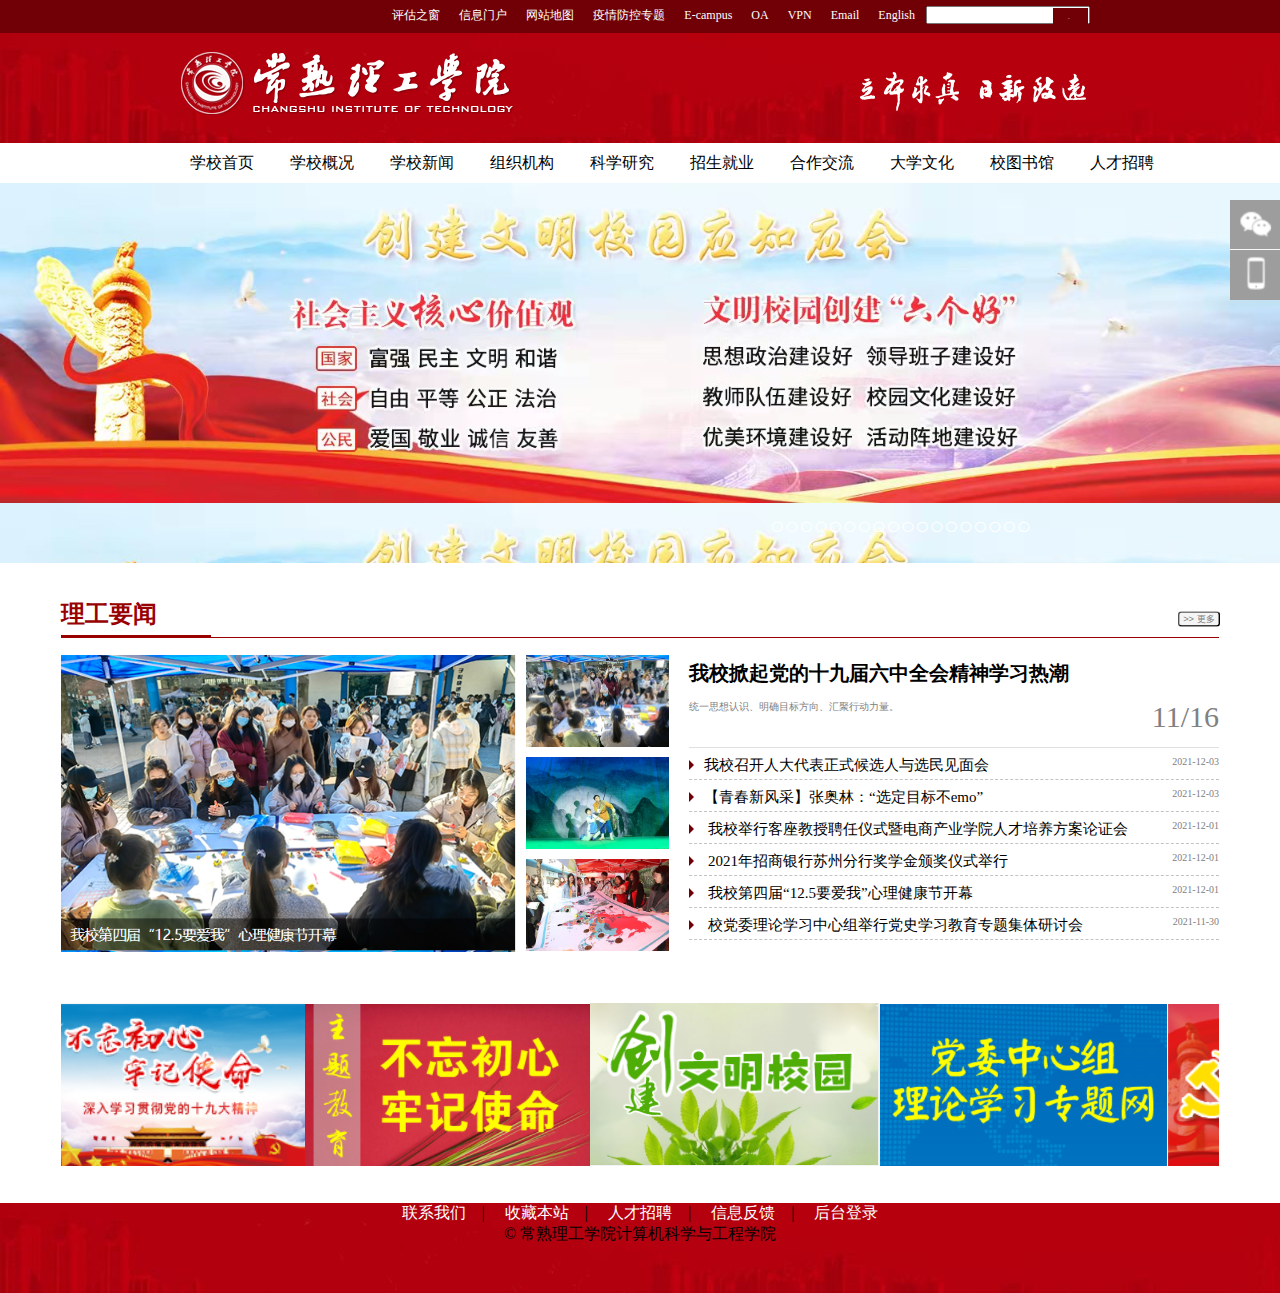
<file: index.html>
<!DOCTYPE html>
<html>
<head>
	<title>常熟理工学院</title>
	<link rel="stylesheet" type="text/css" href="CSS/homepage.css">
    <script type="text/javascript">    	
    	function $(id){return document.getElementById(id);}    	
    	function change(path){
    	   	$("banner").style.backgroundImage="url("+path+")";
    	}
    	var imgs=["image/1.jpg","image/2.jpg","image/3.jpg","image/4.jpg","image/5.jpg","image/6.jpg","image/7.jpg","image/8.jpg","image/9.jpg","image/10.jpg","image/11.jpg","image/12.jpg","image/13.jpg","image/14.jpg","image/15.jpg","image/16.jpg","image/17.jpg","image/18.jpg"];
    	var count=1;
    	function switch1(){    		   		
    		$("banner").style.backgroundImage="url("+imgs[count]+")";
    		count+=1;
    		if(count>16){
    			count=0;
    		}
    	}
    	setInterval("switch1()",3000);
    	var count2=1;
    	var i=2;
    	var imgs2=["image/cc1.png","image/cc2.png","image/cc3.png"]
    	function switch2(){    		   		
    		$("content_l").style.backgroundImage="url("+imgs2[count2]+")";
    		// var name="cen"+i;
    		// $(name).style.border="3px solid rgb(112,0,5)";
    		if(i=3)
    			i=1;
    		count2+=1;
    		i+=1;
    		if(count2>2){
    			count2=0;
    		}
    	}
    	setInterval("switch2()",3000);
    	function func(x)
    	{
    		var name="cen"+x;
    		$(name).style.border="3px solid rgb(112,0,5)";
    		$("content_l").style.backgroundImage="url("+"image/cc"+""+x+".png)";
    	}
    	function func1(x)
    	{
    		var name="cen"+x;
    		$(name).style.border="none";
    	}
    	var left1=0;    	
    	function hMove(id,speed){    		
    		var w=$(id).parentNode.offsetWidth;//offsetWidth=width+padding+(border-width)
    		/*或者：
    		var str=window.getComputedStyle($(id).parentNode,null).width;
    		var w=parseInt(str.substring(0,str.indexOf("p")));*/
    		if(2760+left1<=w){
    			left1=w-1380;
    		}
    		left1+=speed;
    		$(id).style.left=left1+"px";
    	}    	
    	//开始移动
    	var timer=window.setInterval("hMove('gallery',-1)",20);	
    	function run(){timer=window.setInterval("hMove('gallery',-1)",20);}
    	function stop(){window.clearInterval(timer);}
    	function float(id){$(id).style.display="block";}
    	function cl(id){$(id).style.display="none";}
    </script>
</head>
<body>
	<div id="topbar">
		<div id="topbar_l">
			<a href="http://shpg.cslg.edu.cn/">评估之窗</a>
			<a href="https://cas.cslg.edu.cn/cas/login?service=https%3A%2F%2Fcas.cslg.edu.cn%2F">信息门户</a>
			<a href="https://www.cslg.edu.cn/html/sitemap.html">网站地图</a>
			<a href="https://news.cslg.edu.cn/t/yqfk">疫情防控专题</a>
			<a href="https://ecampus.cslg.edu.cn/">E-campus</a>
			<a href="http://zyoa.cslg.edu.cn/seeyon/index.jsp">OA</a>
			<a href="https://vpn.cslg.edu.cn/por/login_psw.csp?rnd=0.9325765674307109#https%3A%2F%2Fvpn.cslg.edu.cn%2F">VPN</a>
			<a href="https://mail.cslg.edu.cn/">Email</a>
			<a href="https://en.cslg.edu.cn/">English</a>
		</div>
            <div id="search">
                    <input  type="text" style="width:160px; height:14px;" >
            </div>
            <div id="search_r">
                    <input type="button" id="a" value="搜索">
            </div>
	</div>
	<div id="loqobar">
		<div id="loqobar_l">
			<a href=""https://www.cslg.edu.cn/" >
				<img src="image/logo.png" title="常熟理工学院" >
			</a>
		</div>
		<div id="loqobar_r">
			<img src="image/foil.png">
		</div>

	</div>
	<div id="nav">
		<div id="nav_l">
			<ul>
				<li >
		             <a href="https://www.cslg.edu.cn/" class="alink" >学校首页</a>
		        </li>			
				<li >
		             <a href="#" class="alink" >学校概况</a>
		        </li>			
		        <li >
		             <a href="#" class="alink" >学校新闻</a>
		        </li>			
		        <li >
		             <a href="#" class="alink" >组织机构</a>
		        </li>			
		        <li >
		             <a href="#" class="alink" >科学研究</a>
		        </li>			
		        <li >
		             <a href="#" class="alink" >招生就业</a>
		        </li>			
		        <li >
		             <a href="#" class="alink" >合作交流</a>
		        </li>			
		        <li >
		             <a href="#" class="alink" >大学文化</a>
		        </li>			
		        <li >
		             <a href="https://lib.cslg.edu.cn/" class="alink" >校图书馆</a>
		        </li>			
		        <li >
		             <a href="https://zp.cslg.edu.cn/" class="alink" >人才招聘
	     	</ul>
		</div>

	</div>
	<div id="banner" onmousemove="stop1();" onmouseout="run1();">
	    <div id="control">
		    <ul >
				<li><a href="javascript:void(0);" onclick="change('image/1.jpg');">○</a></li>
				<li><a href="javascript:void(0);" onclick="change('image/2.jpg');">○</a></li>
				<li><a href="javascript:void(0);" onclick="change('image/3.jpg');">○</a></li>
				<li><a href="javascript:void(0);" onclick="change('image/4.jpg');">○</a></li>
				<li><a href="javascript:void(0);" onclick="change('image/5.jpg');">○</a></li>
				<li><a href="javascript:void(0);" onclick="change('image/6.jpg');">○</a></li>
				<li><a href="javascript:void(0);" onclick="change('image/7.jpg');">○</a></li>
				<li><a href="javascript:void(0);" onclick="change('image/8.jpg');">○</a></li>
				<li><a href="javascript:void(0);" onclick="change('image/9.jpg');">○</a></li>
				<li><a href="javascript:void(0);" onclick="change('image/10.jpg');">○</a></li>
				<li><a href="javascript:void(0);" onclick="change('image/11.jpg');">○</a></li>
				<li><a href="javascript:void(0);" onclick="change('image/12.jpg');">○</a></li>
				<li><a href="javascript:void(0);" onclick="change('image/13.jpg');">○</a></li>
				<li><a href="javascript:void(0);" onclick="change('image/14.jpg');">○</a></li>
				<li><a href="javascript:void(0);" onclick="change('image/15.jpg');">○</a></li>
				<li><a href="javascript:void(0);" onclick="change('image/16.jpg');">○</a></li>
				<li><a href="javascript:void(0);" onclick="change('image/17.jpg');">○</a></li>
				<li><a href="javascript:void(0);" onclick="change('image/18.jpg');">○</a></li>
		    </ul>
	    </div>
	</div>
	<div id="content">
		<h2 >理工要闻</h2>
		<a href="http://news.cslg.edu.cn/" title="更多"><input id="button" type="button" value=">> 更多"></a>
		<hr class="a1">
		<hr class="a2">
		<div id="content_l">
		</div>
		<div id="cen">
			<ul>
				<li><a id="cen1" name="1" style="background-image: url(image/c1.jpg); " onmouseover="func('1');" onmouseout="func1('1');"></a></li>
				<li><a id="cen2" style="background-image: url(image/c2.jpg);" onmouseover="func('2'); " onmouseout="func1('2');"></a></li>
				<li><a id="cen3" style="background-image: url(image/c3.jpg);" onmouseover="func('3');" onmouseout="func1('3');"></a></li>			
			</ul>
		</div>
		<div id="content_r1">
			<div id="content_r2">
				<h3><a href="#">我校掀起党的十九届六中全会精神学习热潮</a> </h3>
			</div>
			<div id="ms">
	            统一思想认识、明确目标方向、汇聚行动力量。
	             <span class="time">11/16</span>
	         </div>
	         <div id="mr">
			<ul>
                <li><a href="http://news.cslg.edu.cn/index/read/id/91835" target="_blank">我校召开人大代表正式候选人与选民见面会
                <span class="time">2021-12-03</span></a>
				</li>
                <li><a href="http://news.cslg.edu.cn/index/read/id/91507" target="_blank">【青春新风采】张奥林：“选定目标不emo”
                <span class="time">2021-12-03</span>
                 </a>
                 </li>
                <li> <a href="http://news.cslg.edu.cn/index/read/id/91769" target="_blank">我校举行客座教授聘任仪式暨电商产业学院人才培养方案论证会
                <span class="time">2021-12-01</span> </a>
                </li>
				<li>
                    <a href="http://news.cslg.edu.cn/index/read/id/91789" target="_blank">2021年招商银行苏州分行奖学金颁奖仪式举行
                     <span class="time">2021-12-01</span> </a>
                </li>
                <li>
                    <a href="http://news.cslg.edu.cn/index/read/id/91757" target="_blank">我校第四届“12.5要爱我”心理健康节开幕
                    	<span class="time">2021-12-01</span></a>
                </li>
                    <li> <a href="http://news.cslg.edu.cn/index/read/id/91722" target="_blank">校党委理论学习中心组举行党史学习教育专题集体研讨会
                    <span class="time">2021-11-30
                    </span>
                    </a>
                </li>
                </ul>
	         </div>
		</div>
	<div id="content_bt">
		<div id="gallery" onmousemove="stop();" onmouseout="run();">
			<!--画廊要足够长才能实现无缝移动，如：230*6*2=2760(目前常见显示器最宽1920px)-->
			<span id="span1" class="pics">				
					<a href="image/b1.png"><img src="image/b1.png"></a>
					<a href="image/b2.png"><img src="image/b2.png"></a>
					<a href="image/b3.png"><img src="image/b3.png"></a>
					<a href="image/b4.png"><img src="image/b4.png"></a>
					<a href="image/b5.png"><img src="image/b5.png"></a>
					<a href="image/b6.png"><img src="image/b6.png"></a>
					<a href="image/b7.png"><img src="image/b7.png"></a>
					<a href="image/b8.png"><img src="image/b8.png"></a>			
			</span>			
			<!--复制一个span1节点组成画廊-->
			<script type="text/javascript">
				var clonedNode=$("span1").cloneNode(true);
				clonedNode.id="span2";
				$("gallery").appendChild(clonedNode);				
			</script>			
		</div>
	</div>	
	</div>
	<div id="float" onmousemove="float('float2');" onmouseout="cl('float2')">
		<a href=""></a>
	</div>
	<div id="float1" onmousemove="float('float3');" onmouseout="cl('float3')">
		<a href=""></a>
	</div>
	<div id="float2" >
		<a href=""></a>
	</div>
	<div id="float3" onmousemove="float();">
		<a href=""></a>
	</div>
	<div id="footer" >
		<p>
		 	<a href="#">联系我们</a>　|　 
		 	<a href="#">收藏本站</a>　|　 
		 	<a href="https://zp.cslg.edu.cn/">人才招聘</a>　|　 
		 	<a href="">信息反馈</a>　|　
		 	<a href="login.html" target="_blank">后台登录</a>
	 	</p>
	 	<p class="copy">&copy; 常熟理工学院计算机科学与工程学院</p>
	</div>
</body>
</html>
</file>
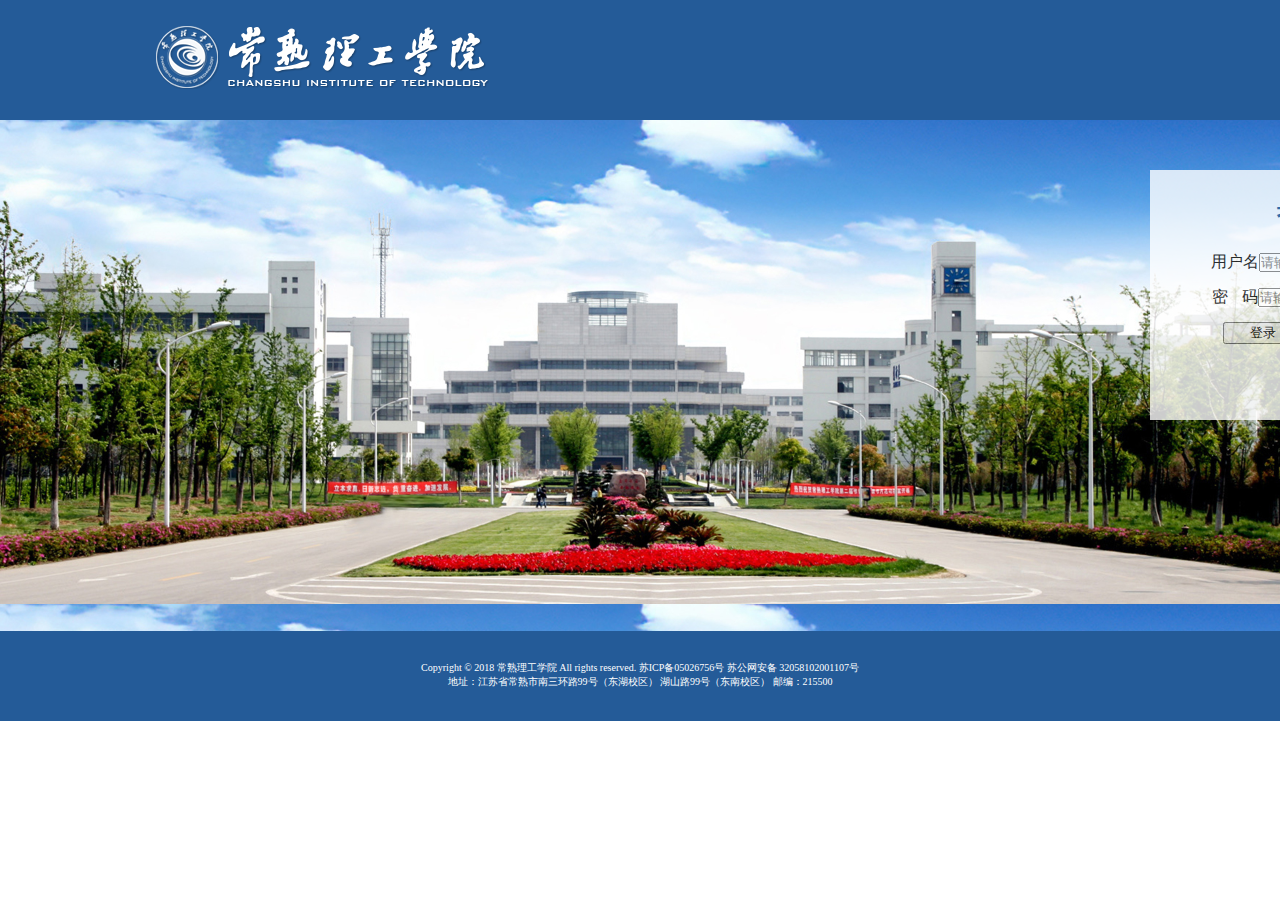
<file: login.html>
<!DOCTYPE html>
<html>
<head>
	<title>登录</title>
	<link rel="stylesheet" type="text/css" href="CSS/login.css">
</head>
<body>
	<div id="head">
		<div id="logo">
			<img src="image/logo.png"  >
		</div>
	</div>
	<div id="banner">
		<form action="loginl.html" method="get" >
			<div id="login">
				<h2>身份验证</h2>
				<div id="log">
				用户名<input type="text" name="name" id="a1" style="margin-bottom: 15px;" placeholder="请输入用户名"><br>
				密<label id="label"></label>码<input type="password" id="a2" name="password" style="margin-bottom: 15px;" placeholder="请输入密码"><br>
				<input type="submit"  value="登录" style="width: 80px;" onclick="return check()"><label id="label1"></label>
				<a href="register.html" target="_blank"><input type="button"  value="注册"style="width: 80px;"></a>
				</div></a>
			</div>
		</form>
	</div>
	<div id="footer">
		<p>
	    Copyright © 2018 常熟理工学院 All rights reserved. 苏ICP备05026756号 苏公网安备 32058102001107号<br/>
	    地址：江苏省常熟市南三环路99号（东湖校区） 湖山路99号（东南校区） 邮编：215500
	  	</p>
	</div>
	<script type="text/javascript">
		function $(id){return document.getElementById(id);} 
		function check()
		{	
			var str1 = $("a1").value;
			var str2 = $("a2").value;
			if(str1.length==0||str2.length==0)
			{
				alert("输入不能为空！");
				return false;
			}
			return true;
		}
	</script>
</body>
</html>
</file>
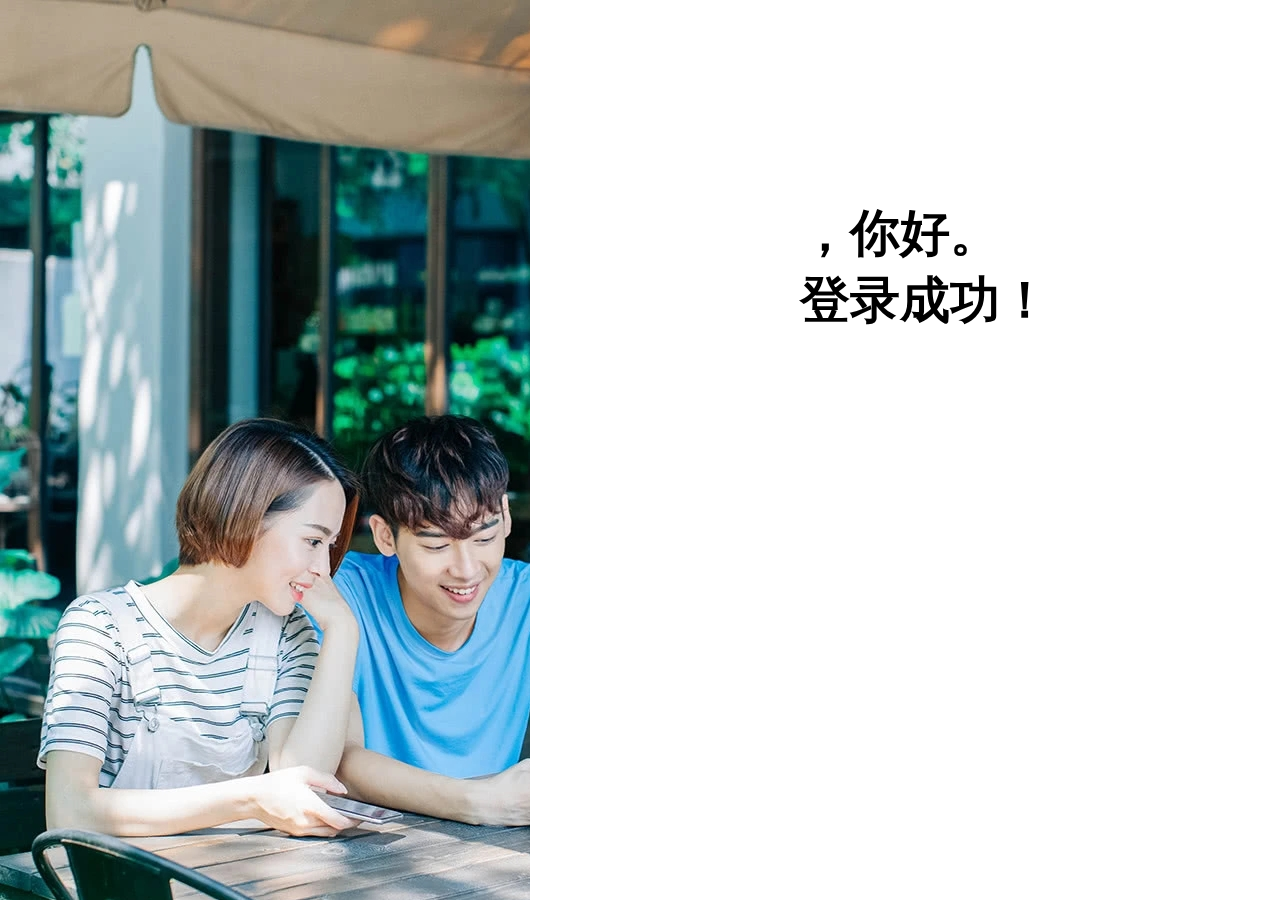
<file: loginl.html>
<!DOCTYPE html>
<html lang="en">
<head>
	<meta charset="UTF-8">
	<title>用户注册</title>
</head>
<body>
	<style type="text/css">
		*{
			margin: 0;
			padding: 0;
		}
		#content{
			height: 900px;
			width: 800px;
			position: relative;
			font-size: 25px;
		}
		#left{
			float: left;
			width:530px;
			height:900px;
			background-image: url(image/left.jpg);
			overflow: hidden;
		}
		#right{
			width: 500px;
			height: 300px;
			position: absolute;
			left: 800px;
			top: 200px;
		}
	</style>
</body>
	<div id="content">
		<div id="left">
		</div>
			<div id="right">
				<h1 id="ss"></h1>
			</div>
	</div>
		<script type="text/javascript">
	function $(id){return document.getElementById(id);}
		var loc=location.href;
		var l=loc.length;
		var p1=loc.indexOf("=");
		var p2=loc.indexOf("&");
		var id=loc.substr(p1+1,p2-p1-1);//从p1+1开始截取p2-p1-1个字符
		// document.write("<h1>"+id+",欢迎您！</h1>");		
		 // $('h1').innerHTML="ss";
		 $("ss").innerHTML=id+"，你好。<br>";
		 $("ss").innerHTML+="登录成功！";
	</script>

</html>
</file>
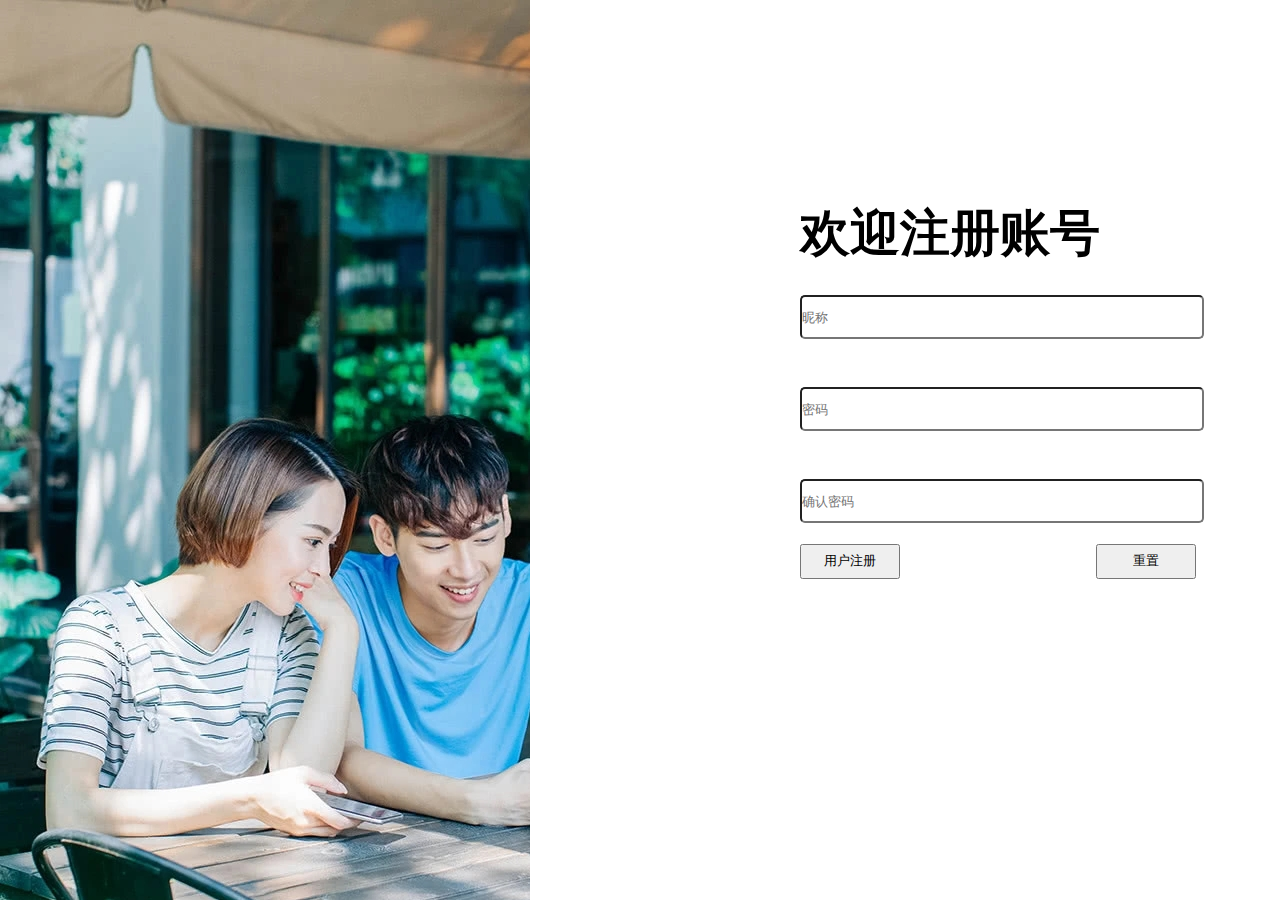
<file: register.html>
<!--  edu_15_6_1.html -->
<!doctype html>
<html lang="en">
<head>
	<meta charset="UTF-8">
	<title>用户注册页面</title>
	<style type="text/css">
		*{
			margin: 0;
			padding: 0;
		}
		#content{
			height: 900px;
			width: 800px;
			position: relative;
			font-size: 25px;
		}
		#left{
			float: left;
			width:530px;
			height:900px;
			background-image: url(image/left.jpg);
			overflow: hidden;
		}
		#right{
			width: 500px;
			height: 300px;
			position: absolute;
			left: 800px;
			top: 200px;
		}
		#a1,#a2,#a3{
			height:40px; 
			width:400px; 
			margin-bottom:20px;
			border-radius: 5px;

		}
		#right span{
			color: red;
			font-size: 15px;
			display: none;
		}
		#lable{
			display: inline-block;
			width: 190px;
		}
	</style>
	<script type="text/javascript">
		function $(id){return document.getElementById(id);}    	
		function fun(x)
		{
			var p="b"+x;
			$(p).style.display="block";
		}
		function fun1(x)
		{
			var p="b"+x;
			$(p).style.display="none";
		}
		function checkUsername(){
			var str = $("a1").value;
			var fs = $("a1").value.charAt(0);
			if(str.length!=0&&((fs>=0&&fs<=9)||str.length<6||str.length>20))
			{	
				alert("用户名输入错误,请重新输入");
				$("a1").value="";
			}

		}
		function checkPassword(){
			var str = $("a2").value;
            if(str.length!=0&&(str.length<6||str.length>10))
            {
                alert("密码输入错误,请重新输入");
                $("a2").value="";
            } 
		}
		function checkPassword_2(){
			var str1 = $("a2").value;
			var str2 = $("a3").value;
            if(str1!=str2)
            {
                alert("密码不一致");
                $("a2").value="";
                $("a3").value="";
            } 
		}
		function check()
		{
			var str1 = $("a1").value;
			var str2 = $("a2").value;
			var str3 = $("a3").value;
			if(str1.length==0||str2.length==0||str3.length==0)
			{
				alert("请确认用户名和密码是否输入正确！");
				return false;
			}
			return true;
		}
		function clearInfo()
		{
			var flag = confirm("确认要重置数据吗？");
			if(flag==true)
			{
				$("a1").value = "";
				$("a2").value = "";
				$("a3").value = "";
			}
		}
	</script>
</head>
<body>
	<div id="content">
		<div id="left">
		</div>
		<form action="regsuccess.html" method="get" >
			<div id="right">
				<h1 style="font-family:'微软雅黑'">欢迎注册账号</h1><br>
				<input type="text" id="a1" name="myname" placeholder="昵称" onfocus="fun('1');" onblur="fun1('1');checkUsername()"><br>
				<span id="b1">用户名不能以数字开头<br>用户名大于等于 6 个字符、小于等于 20 个字符</span><br>
				<input type="password" id="a2" name="mypassword"  placeholder="密码" onfocus="fun('2');" onblur="fun1('2');checkPassword()"><br>
				<span id="b2">密码大于等于 6 个字符、小于等于 10 个字符</span><br>
				<input type="password" id="a3" name="mypassword2" placeholder="确认密码" onblur="checkPassword_2()"><br>
				<input type="submit" style="width:100px ;height: 35px;" value="用户注册" onclick="return check()"><label id="lable"></label>
				<input type="reset" style="width:100px ;height: 35px;" value="重置" onclick="clearInfo()">
			</div>
		</form>
	</div>
</body>
</html>
</file>
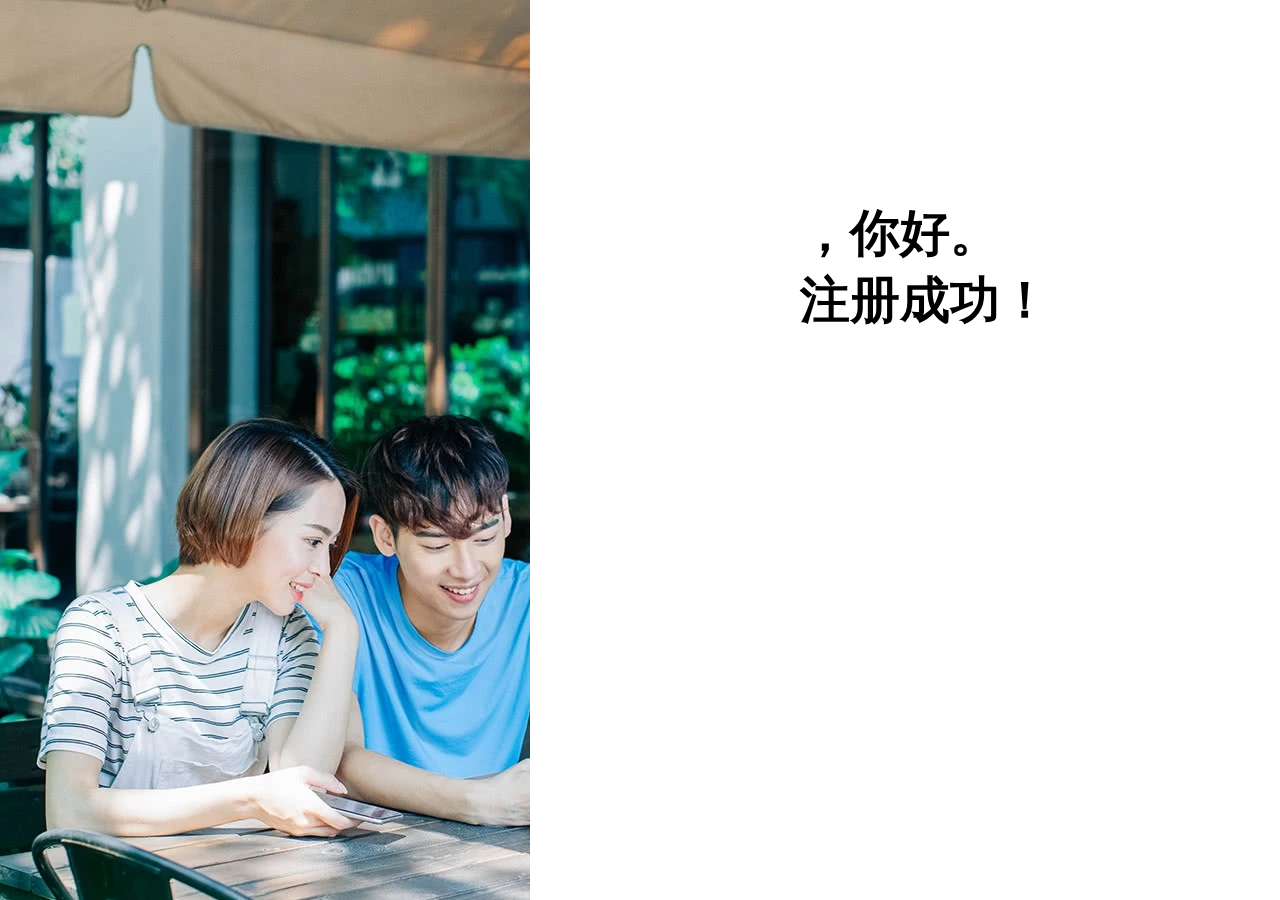
<file: regsuccess.html>
<!DOCTYPE html>
<html lang="en">
<head>
	<meta charset="UTF-8">
	<title>用户注册</title>
</head>
<body>
	<style type="text/css">
		*{
			margin: 0;
			padding: 0;
		}
		#content{
			height: 900px;
			width: 800px;
			position: relative;
			font-size: 25px;
		}
		#left{
			float: left;
			width:530px;
			height:900px;
			background-image: url(image/left.jpg);
			overflow: hidden;
		}
		#right{
			width: 500px;
			height: 300px;
			position: absolute;
			left: 800px;
			top: 200px;
		}
	</style>
</body>
	<div id="content">
		<div id="left">
		</div>
		<form action="regsuccess.html" method="get" >
			<div id="right">
				<h1 id="ss">ssdad</h1>
			</div>
		</form>
	</div>
		<script type="text/javascript">
	function $(id){return document.getElementById(id);}
		var loc=location.href;
		var l=loc.length;
		var p1=loc.indexOf("=");
		var p2=loc.indexOf("&");
		var id=loc.substr(p1+1,p2-p1-1);//从p1+1开始截取p2-p1-1个字符
		// document.write("<h1>"+id+",欢迎您！</h1>");		
		 // $('h1').innerHTML="ss";
		 $("ss").innerHTML=id+"，你好。<br>";
		 $("ss").innerHTML+="注册成功！";
	</script>

</html>
</file>
<file: CSS/homepage.css>
*{
	margin:0;
	padding:0;
}

#topbar{
	width: 100%;
	height: 33px;
	background-color: rgb(112,0,5);
	font-size: 12px;
	position: relative;
}

#topbar_l{
	line-height: 30px;
	text-align: right;
	position: absolute;
	right: 357px;
}
#search{	
	float: right;
	position: absolute;
	right: 190px;
	height: 10px;
	margin-top: 6px;
}
#search_r{	
	height:16px; 
	float:left; 
	border:none; 
	background-color:rgb(112,0,5); 
	color:#fff; 
	font-size:12px; 
	width:30px;
	position: absolute;
	right: 192px;
	margin-top: 8px;
	padding-right:5px;

}

 #a{      
	background-color: rgb(112,0,5);     
	width:31px;      
	height:15px;
	font-size: 1px;      
	color:white;         
	border:0;
	cursor: pointer;

}
#topbar_l a{
	margin: 0 8px;
	color: white;
	text-decoration: none;
	
}
#loqobar{
	width: 100%;
	height: 110px;
	background-image: url(../image/bottom.jpg);
	position: relative;

}
#loqobar_l{
	float: left;
	padding-top:18px;
	position: absolute;
	left: 180px;
}
#loqobar_r{
	float: right;
	position:absolute; 
	z-index:1; 
	right:192px;
	top:38px
}
#nav{
	height: 50px;
	position: relative;
	
}
#nav ul{
	position: absolute;
	left: 175px;
}
#nav li{
	float: left;
	width: 100px;
	height: 140px;
	list-style: none;
}
#nav li a{
	display:block;
	color: black;
	text-decoration: none;
	padding:10px 15px 10px 15px;



}
#nav li a:hover{
	color:white;
	background-color: rgb(112,0,5);

}

#banner{

	height: 380px;
	width: 100%;
	background-image: url(../image/1.jpg);
	background-size: 100%;
	position: relative;
	top: -10px;
	background-color: pink;


}
#control{
	width: 100%;
	height: 380px;
	position: absolute;
	bottom: 20px;
	
}
#control ul{
	width: 290px;
	margin: 0 auto;
	position: absolute;
	top: 350px;
	left: 770px;
}
#control li{
	float:left;
	list-style: none;
}
 #control a{
	font-size: 24px;	    	
	color: #FFF;
	text-decoration-line: none;
}
 #control a:link{
	background-color: ;

}
 #control a:visited{
	background-color:white;

}
 #control a:active{
	background-color: white;

}


h2{
	color:rgb(153,0,0);
	position: relative;
	top: -5px;
}

#content{
	width: 1158px;
	height: 600px;
	margin: 0 auto;
	position: relative;
	margin-top: 30px;

}
#content .a1{
	border-style: none;
	width: 150px;
	height: 2px;
	background-color: rgb(153,0,0);
}
#content .a2{
	border-style: none;
	width: 1158px;
	height: 1px;
	background-color: rgb(153,0,0);
}
#button{
	color: gray;
	width: 60px;
	transform: scale(0.7);
	background-color: rgb(245,245,245);
	border-radius: 5px;
	position: absolute;
	left: 1108px;
	top: 5px;

}
#content_l{
	position: relative;
	top: 17px;
	float: left;
	width: 455px;
	height: 297px;
	background-color: gray;
	background-image: url(../image/cc1.png);
	background-size: 100%;

}
#cen{
	position: relative;
	top: 17px;
	left: 10px;
	float: left;
	height: 268px;
	width: 130px;

}

#cen a{
	display: block;
	background-color: pink;
	background-size:cover;
	width: 143px;
	margin-bottom:10px;
	height: 92px;
	cursor:pointer;

}
#cen li{
	list-style: none;

}
#content_r1{
	position: relative;
	top: 22px;
	left: 0px;
	width: 530px;
	height: 291px;
	float: right;
}
#content_r1 a{
	text-decoration: none;
	color: black;
	font-size: 20px;
}
#ms{
	color: gray;
	height: 47px;
	font-size: 10px;
}
#content_r2{
	width: 530px;
	height: 40px;90
	top: 17px;
}
#content_r2 a:hover{
	color: rgb(112,0,5); 
}
#ms .time{
	font-size:30px;	
	float: right;
}

#mr{
	width: 530px;
	height: 205px;
	border-top: 1px solid rgb(224,224,224);

}
#mr .a1{
	border-style: none;
	width: 530px;
	background-color: gray;
}
#mr a{
	font-size: 15px;
}
#mr a:hover{
	color: rgb(112,0,5);  
}
#mr li{
	margin-top: 8px;
	border-bottom:1px dashed rgb(195,195,195);
	padding-bottom: 4px;
	list-style: none;

}
#mr li:before{
 	display:inline-block;
    width:0;
    height:0;
    content: ' ';
    border-style: solid;
    border-top-color: transparent;
    border-bottom-color: transparent;
    border-right-color: transparent;
    border-left-color:rgb(112,0,5);
    border-width:5px;
    margin-right:5px;

}

#mr .time{
	color: gray;
	float: right;
	font-size: 10px;
}

#content_bt{
	position: absolute;
	top: 400px;

	width: 1158px;
	margin: 0 auto;
	overflow: hidden;	    	
}
 #gallery{	    	
	white-space: nowrap;/*强制将内部元素限制在一行*/		    	
	position: relative;/*必须要用相对定位*/
	left:0px;
}
.pics{
	font-size: 0;/*实现图片之间无缝连接*/	    	
}
	    
#footer{
	width: 100%;
	height: 90px;
	background-image: url(../image/bottom.jpg);
	text-align: center;
}
#footer a{
	color: white;
	text-decoration: none;	
}

#float{
	width: 50px;
	height: 50px;
	background-image: url(../image/float1.png);
	background-size: 100%;
	position: fixed;
	top: 200px;
	right: 0px;
	border-style: none;
}
#float1{
	width: 50px;
	height: 50px;
	background-image: url(../image/float2.png);
	background-size: 100%;
	position: fixed;
	top: 250px;
	right: 0px;
}
#float2{
	display: none;
	width: 150px;
	height:150px;
	background-image: url(../image/float3.jpg);
	background-size: 100%;
	position: fixed;
	top: 150px;
	right: 50px
}
#float3{
	display: none;
	width: 150px;
	height: 150px;
	background-image: url(../image/float4.jpg);
	background-size: 100%;
	position: fixed;
	top: 150px;
	right: 50px;
}
#float a{
	display: block;
	height: 50px;
	width: 50px;
}
#float1 a{
	display: block;
	height: 50px;
	width: 50px;
}
</file>
<file: CSS/login.css>
*{
	margin: 0;
	padding: 0;
}
#head{
	position: 0;
	width: 100%;
	height: 120px;
	background-color:rgb(36,91,152);
}
#logo{
	float: left;

	padding-top:25px;
	position: absolute;
	left: 155px;
}
#banner{
	width: 100%;
	height: 511px;
	background-image: url(../image/pic02.jpg);
	background-size: 100%;
	background-color:gray;
	position: relative;
}
#login{
	width: 350px;
	height: 250px;
	background-color:white;
	position: absolute;
	left: 1150px;
	top: 50px;
	opacity: 0.8;	
}
#login h2{
	text-align: center;
	color: rgb(36,91,152);
	position: relative;
	top: 20px;
}
#log{
	width: 300px;
	height: 200px;
	margin: 0 auto;
	padding-top: 50px;
	text-align:center;


}
#label{
	width: 14px;
	display: inline-block;

}
#label1{
	width: 40px;
	display: inline-block;

}
#footer{
	width: 100%;
	height: 60px;
	background-color:rgb(36,91,152);
	text-align: center;
	color: white;
	font-size: 10px;
	padding-top: 30px;
}
</file>
